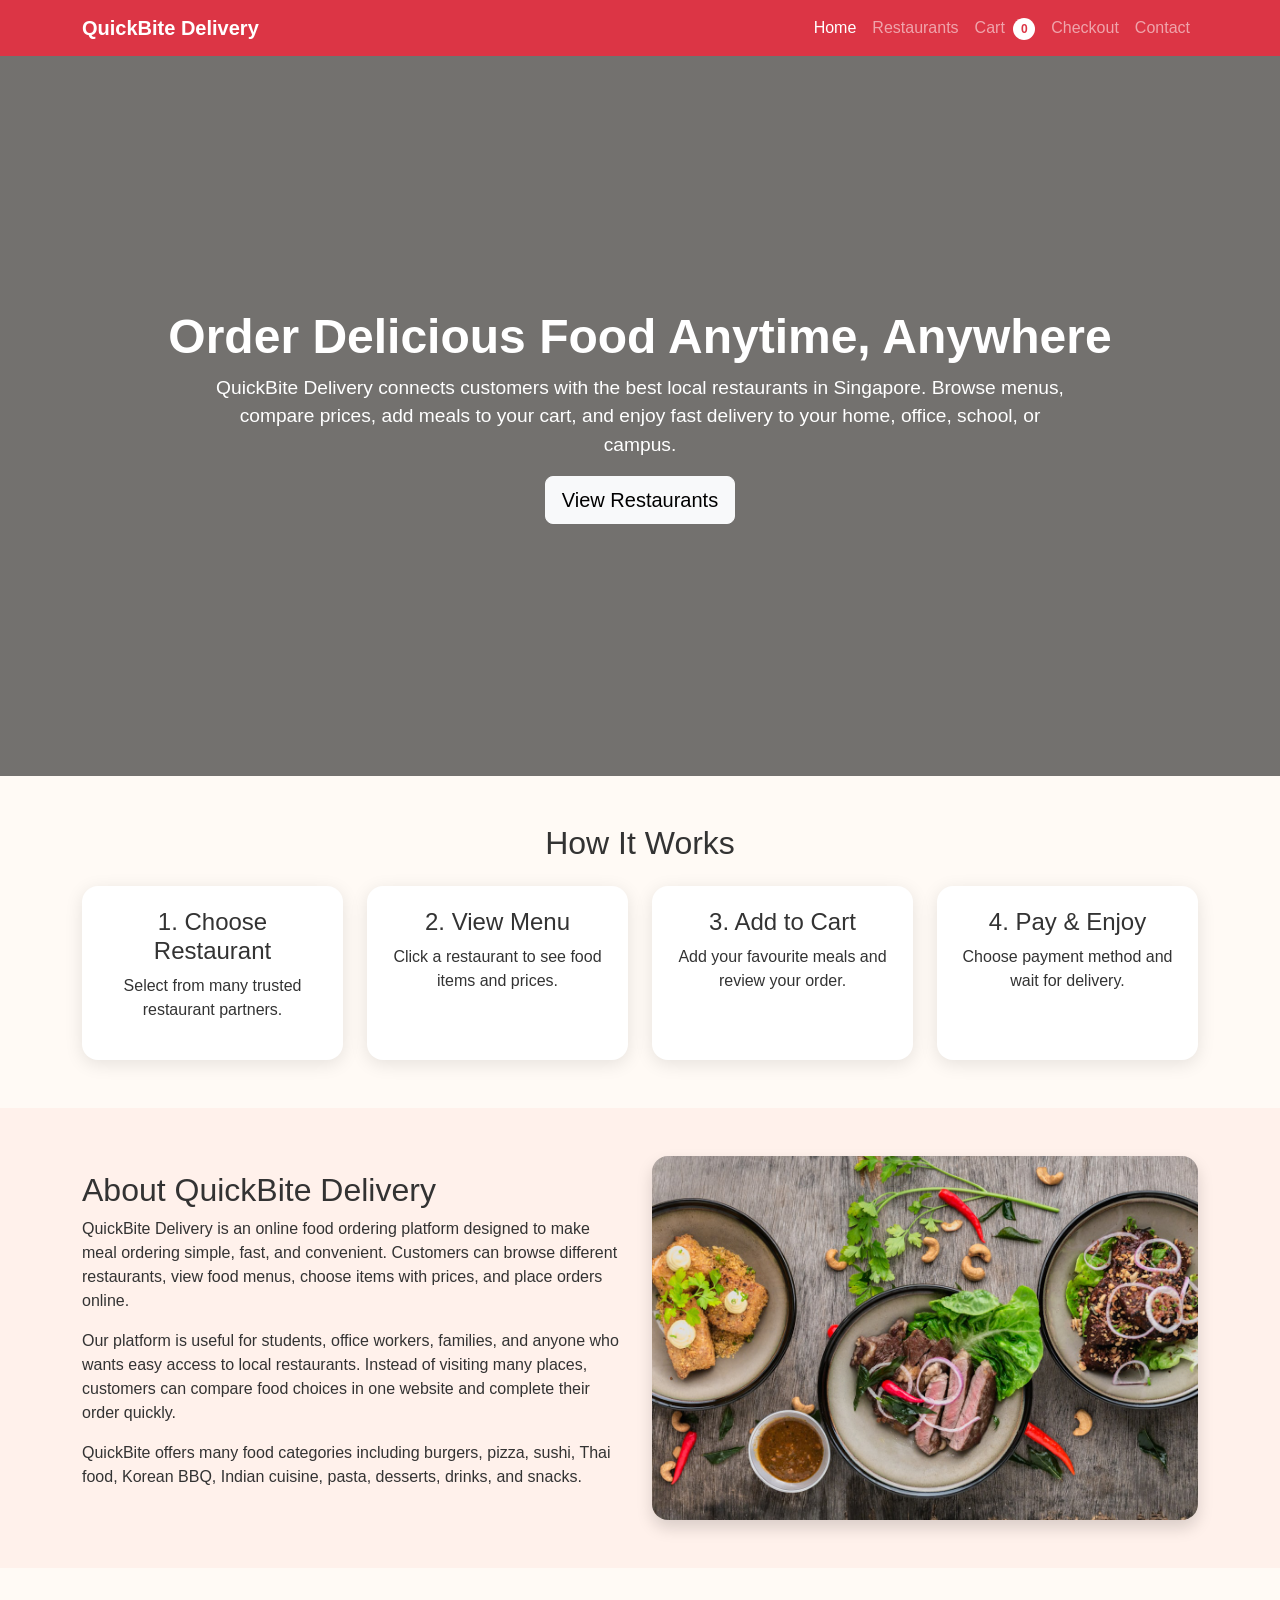
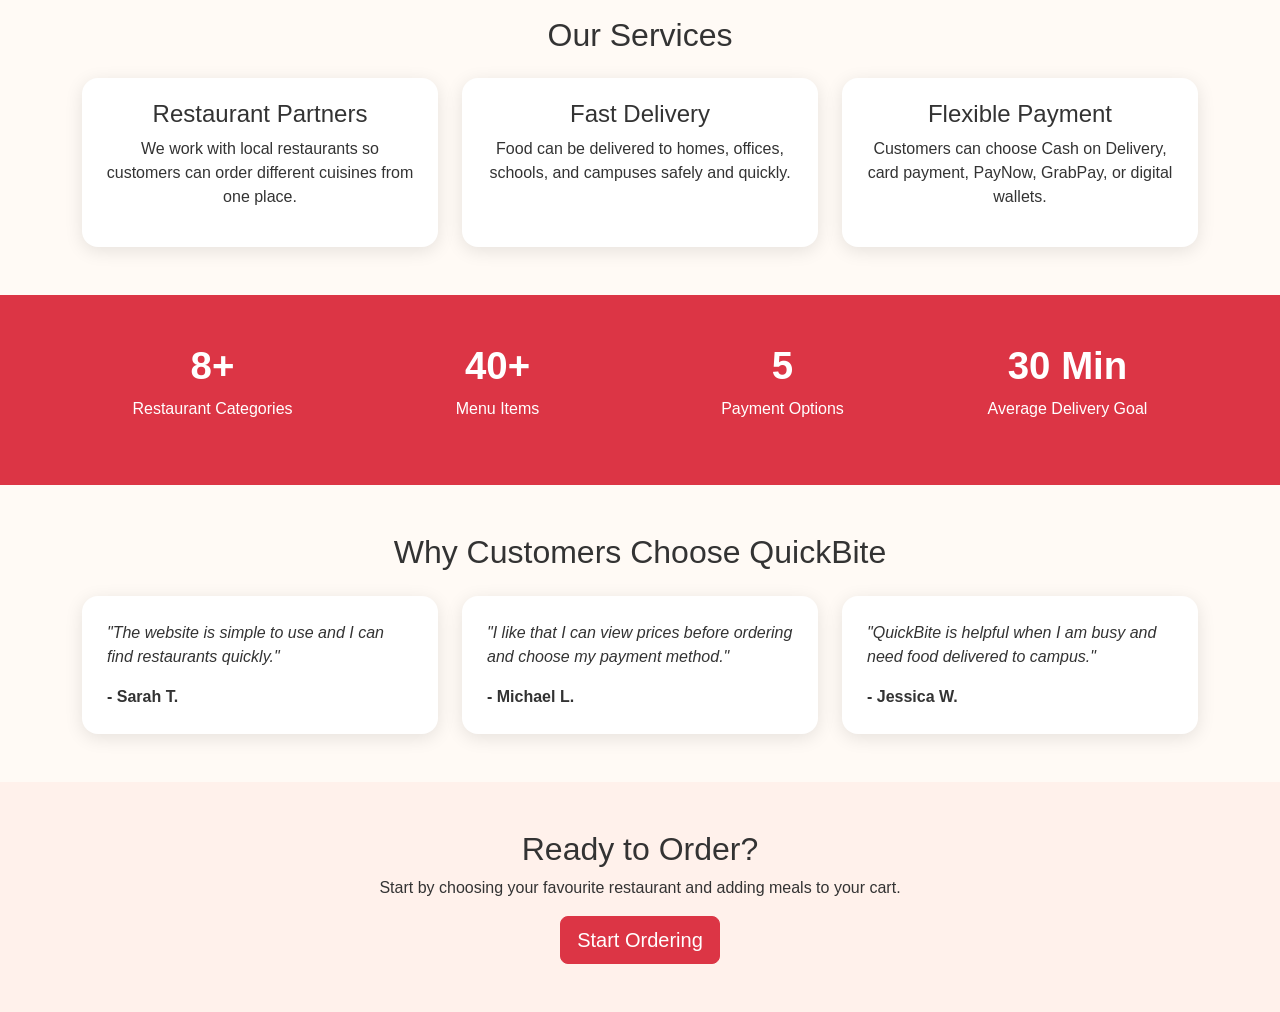
<file: index.html>
<!DOCTYPE html>
<html lang="en">
<head>
  <meta charset="UTF-8">
  <meta name="viewport" content="width=device-width, initial-scale=1.0">
  <title>QuickBite Delivery | Home</title>
  <link href="https://cdn.jsdelivr.net/npm/bootstrap@5.3.3/dist/css/bootstrap.min.css" rel="stylesheet">
  <link rel="stylesheet" href="style.css">
</head>
<body>
<nav class="navbar navbar-expand-lg navbar-dark bg-danger sticky-top">
  <div class="container">
    <a class="navbar-brand fw-bold" href="index.html">QuickBite Delivery</a>
    <button class="navbar-toggler" type="button" data-bs-toggle="collapse" data-bs-target="#navbarNav">
      <span class="navbar-toggler-icon"></span>
    </button>
    <div class="collapse navbar-collapse" id="navbarNav">
      <ul class="navbar-nav ms-auto">
        <li class="nav-item"><a class="nav-link active" href="index.html">Home</a></li>
        <li class="nav-item"><a class="nav-link" href="restaurants.html">Restaurants</a></li>
        <li class="nav-item"><a class="nav-link" href="cart.html">Cart <span id="cartCount" class="cart-count-badge">0</span></a></li>
        <li class="nav-item"><a class="nav-link" href="checkout.html">Checkout</a></li>
        <li class="nav-item"><a class="nav-link" href="contact.html">Contact</a></li>
      </ul>
    </div>
  </div>
</nav>

<header class="hero">
  <div class="container text-center text-white">
    <h1>Order Delicious Food Anytime, Anywhere</h1>
    <p class="hero-text">
      QuickBite Delivery connects customers with the best local restaurants in Singapore.
      Browse menus, compare prices, add meals to your cart, and enjoy fast delivery
      to your home, office, school, or campus.
    </p>
    <a href="restaurants.html" class="btn btn-light btn-lg mt-3">View Restaurants</a>
  </div>
</header>

<section class="container py-5">
  <h2 class="text-center mb-4">How It Works</h2>
  <div class="row g-4 text-center">
    <div class="col-md-3"><div class="info-card"><h4>1. Choose Restaurant</h4><p>Select from many trusted restaurant partners.</p></div></div>
    <div class="col-md-3"><div class="info-card"><h4>2. View Menu</h4><p>Click a restaurant to see food items and prices.</p></div></div>
    <div class="col-md-3"><div class="info-card"><h4>3. Add to Cart</h4><p>Add your favourite meals and review your order.</p></div></div>
    <div class="col-md-3"><div class="info-card"><h4>4. Pay & Enjoy</h4><p>Choose payment method and wait for delivery.</p></div></div>
  </div>
</section>

<section class="about-section py-5">
  <div class="container">
    <div class="row align-items-center g-4">
      <div class="col-md-6">
        <h2>About QuickBite Delivery</h2>
        <p>
          QuickBite Delivery is an online food ordering platform designed to make
          meal ordering simple, fast, and convenient. Customers can browse different
          restaurants, view food menus, choose items with prices, and place orders online.
        </p>
        <p>
          Our platform is useful for students, office workers, families, and anyone
          who wants easy access to local restaurants. Instead of visiting many places,
          customers can compare food choices in one website and complete their order quickly.
        </p>
        <p>
          QuickBite offers many food categories including burgers, pizza, sushi, Thai food,
          Korean BBQ, Indian cuisine, pasta, desserts, drinks, and snacks.
        </p>
      </div>
      <div class="col-md-6">
        <img src="images/Food delivery meals.jpg" class="img-fluid rounded-4 shadow">
      </div>
    </div>
  </div>
</section>

<section class="container py-5">
  <h2 class="text-center mb-4">Our Services</h2>
  <div class="row g-4 text-center">
    <div class="col-md-4">
      <div class="info-card">
        <h4>Restaurant Partners</h4>
        <p>We work with local restaurants so customers can order different cuisines from one place.</p>
      </div>
    </div>
    <div class="col-md-4">
      <div class="info-card">
        <h4>Fast Delivery</h4>
        <p>Food can be delivered to homes, offices, schools, and campuses safely and quickly.</p>
      </div>
    </div>
    <div class="col-md-4">
      <div class="info-card">
        <h4>Flexible Payment</h4>
        <p>Customers can choose Cash on Delivery, card payment, PayNow, GrabPay, or digital wallets.</p>
      </div>
    </div>
  </div>
</section>

<section class="stats-section py-5">
  <div class="container">
    <div class="row text-center g-4">
      <div class="col-md-3"><h2>8+</h2><p>Restaurant Categories</p></div>
      <div class="col-md-3"><h2>40+</h2><p>Menu Items</p></div>
      <div class="col-md-3"><h2>5</h2><p>Payment Options</p></div>
      <div class="col-md-3"><h2>30 Min</h2><p>Average Delivery Goal</p></div>
    </div>
  </div>
</section>

<section class="container py-5">
  <h2 class="text-center mb-4">Why Customers Choose QuickBite</h2>
  <div class="row g-4">
    <div class="col-md-4"><div class="review-card"><p>"The website is simple to use and I can find restaurants quickly."</p><strong>- Sarah T.</strong></div></div>
    <div class="col-md-4"><div class="review-card"><p>"I like that I can view prices before ordering and choose my payment method."</p><strong>- Michael L.</strong></div></div>
    <div class="col-md-4"><div class="review-card"><p>"QuickBite is helpful when I am busy and need food delivered to campus."</p><strong>- Jessica W.</strong></div></div>
  </div>
</section>

<section class="cta-section text-center py-5">
  <div class="container">
    <h2>Ready to Order?</h2>
    <p>Start by choosing your favourite restaurant and adding meals to your cart.</p>
    <a href="restaurants.html" class="btn btn-danger btn-lg">Start Ordering</a>
  </div>
</section>

<script src="https://cdn.jsdelivr.net/npm/bootstrap@5.3.3/dist/js/bootstrap.bundle.min.js"></script>
<script src="script.js"></script>
</body>
</html>
</file>
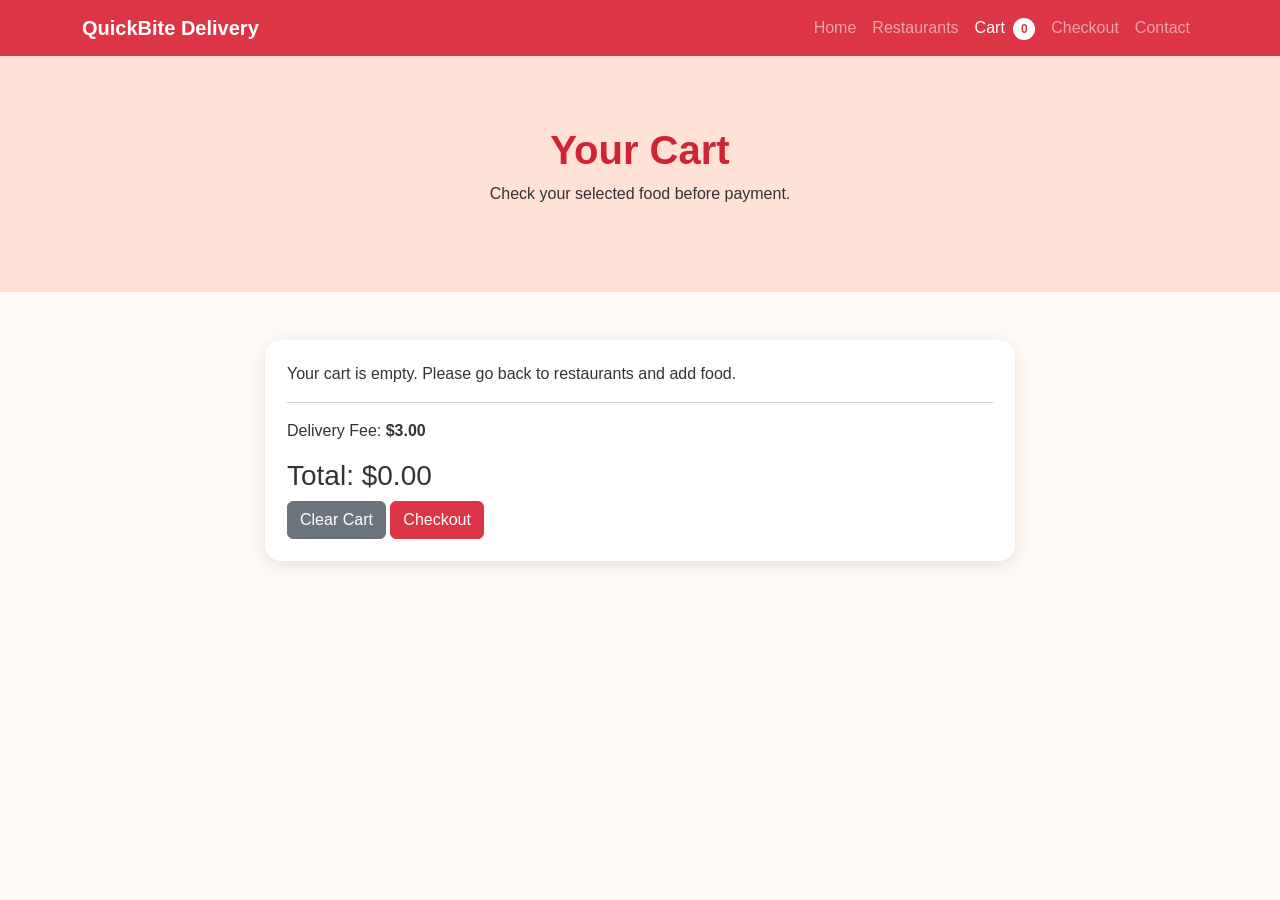
<file: cart.html>
<!DOCTYPE html>
<html lang="en">
<head>
  <meta charset="UTF-8"><meta name="viewport" content="width=device-width, initial-scale=1.0">
  <title>Cart | QuickBite</title>
  <link href="https://cdn.jsdelivr.net/npm/bootstrap@5.3.3/dist/css/bootstrap.min.css" rel="stylesheet">
  <link rel="stylesheet" href="style.css">
</head>
<body onload="displayCart()">
<nav class="navbar navbar-expand-lg navbar-dark bg-danger sticky-top">
  <div class="container">
    <a class="navbar-brand fw-bold" href="index.html">QuickBite Delivery</a>
    <button class="navbar-toggler" type="button" data-bs-toggle="collapse" data-bs-target="#navbarNav">
      <span class="navbar-toggler-icon"></span>
    </button>
    <div class="collapse navbar-collapse" id="navbarNav">
      <ul class="navbar-nav ms-auto">
        <li class="nav-item"><a class="nav-link" href="index.html">Home</a></li>
        <li class="nav-item"><a class="nav-link" href="restaurants.html">Restaurants</a></li>
        <li class="nav-item"><a class="nav-link active" href="cart.html">Cart <span id="cartCount" class="cart-count-badge">0</span></a></li>
        <li class="nav-item"><a class="nav-link" href="checkout.html">Checkout</a></li>
        <li class="nav-item"><a class="nav-link" href="contact.html">Contact</a></li>
      </ul>
    </div>
  </div>
</nav>
<section class="page-header">
  <h1>Your Cart</h1>
  <p>Check your selected food before payment.</p>
</section>

<main class="container py-5">
  <div class="cart-box">
    <div id="cartItems"></div>
    <hr>
    <p>Delivery Fee: <strong>$3.00</strong></p>
    <h3>Total: $<span id="cartTotal">0.00</span></h3>
    <button class="btn btn-secondary" onclick="clearCart()">Clear Cart</button>
    <a href="checkout.html" class="btn btn-danger">Checkout</a>
  </div>
</main>
<script src="https://cdn.jsdelivr.net/npm/bootstrap@5.3.3/dist/js/bootstrap.bundle.min.js"></script>
<script src="script.js"></script>
</body>
</html>
</file>
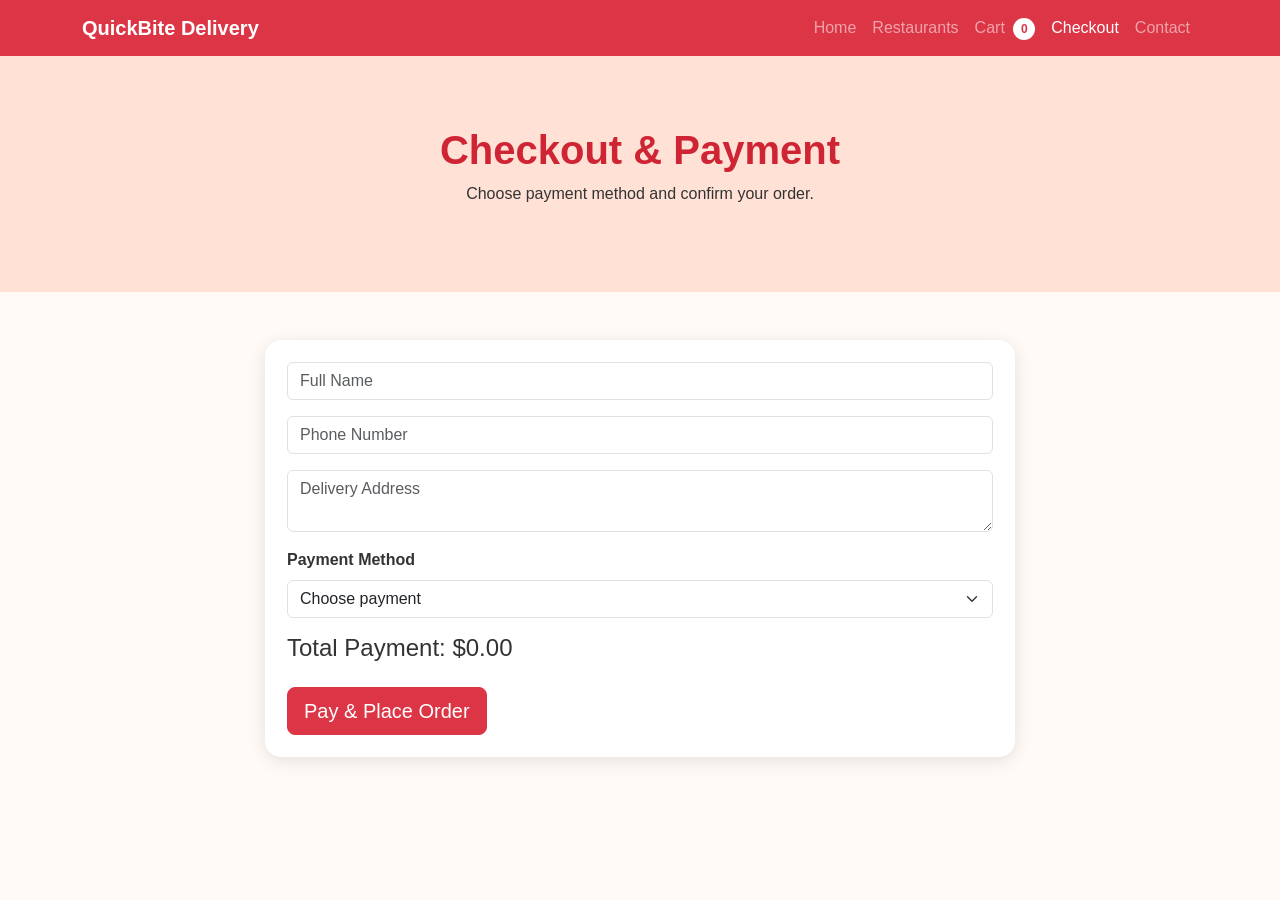
<file: checkout.html>
<!DOCTYPE html>
<html lang="en">
<head>
  <meta charset="UTF-8"><meta name="viewport" content="width=device-width, initial-scale=1.0">
  <title>Checkout | QuickBite</title>
  <link href="https://cdn.jsdelivr.net/npm/bootstrap@5.3.3/dist/css/bootstrap.min.css" rel="stylesheet">
  <link rel="stylesheet" href="style.css">
</head>
<body onload="displayCheckoutTotal()">
<nav class="navbar navbar-expand-lg navbar-dark bg-danger sticky-top">
  <div class="container">
    <a class="navbar-brand fw-bold" href="index.html">QuickBite Delivery</a>
    <button class="navbar-toggler" type="button" data-bs-toggle="collapse" data-bs-target="#navbarNav">
      <span class="navbar-toggler-icon"></span>
    </button>
    <div class="collapse navbar-collapse" id="navbarNav">
      <ul class="navbar-nav ms-auto">
        <li class="nav-item"><a class="nav-link" href="index.html">Home</a></li>
        <li class="nav-item"><a class="nav-link" href="restaurants.html">Restaurants</a></li>
        <li class="nav-item"><a class="nav-link" href="cart.html">Cart <span id="cartCount" class="cart-count-badge">0</span></a></li>
        <li class="nav-item"><a class="nav-link active" href="checkout.html">Checkout</a></li>
        <li class="nav-item"><a class="nav-link" href="contact.html">Contact</a></li>
      </ul>
    </div>
  </div>
</nav>
<section class="page-header">
  <h1>Checkout & Payment</h1>
  <p>Choose payment method and confirm your order.</p>
</section>

<main class="container py-5">
  <form class="checkout-form" onsubmit="placeOrder(event)">
    <input type="text" class="form-control mb-3" placeholder="Full Name" required>
    <input type="tel" class="form-control mb-3" placeholder="Phone Number" required>
    <textarea class="form-control mb-3" placeholder="Delivery Address" required></textarea>

    <label class="fw-bold mb-2">Payment Method</label>
    <select class="form-select mb-3" required>
      <option value="">Choose payment</option>
      <option>Cash on Delivery</option>
      <option>Credit / Debit Card</option>
      <option>PayNow</option>
      <option>GrabPay</option>
      <option>Apple Pay / Google Pay</option>
    </select>

    <h4>Total Payment: $<span id="checkoutTotal">0.00</span></h4>
    <button class="btn btn-danger btn-lg mt-3">Pay & Place Order</button>
  </form>
</main>
<script src="https://cdn.jsdelivr.net/npm/bootstrap@5.3.3/dist/js/bootstrap.bundle.min.js"></script>
<script src="script.js"></script>
</body>
</html>
</file>
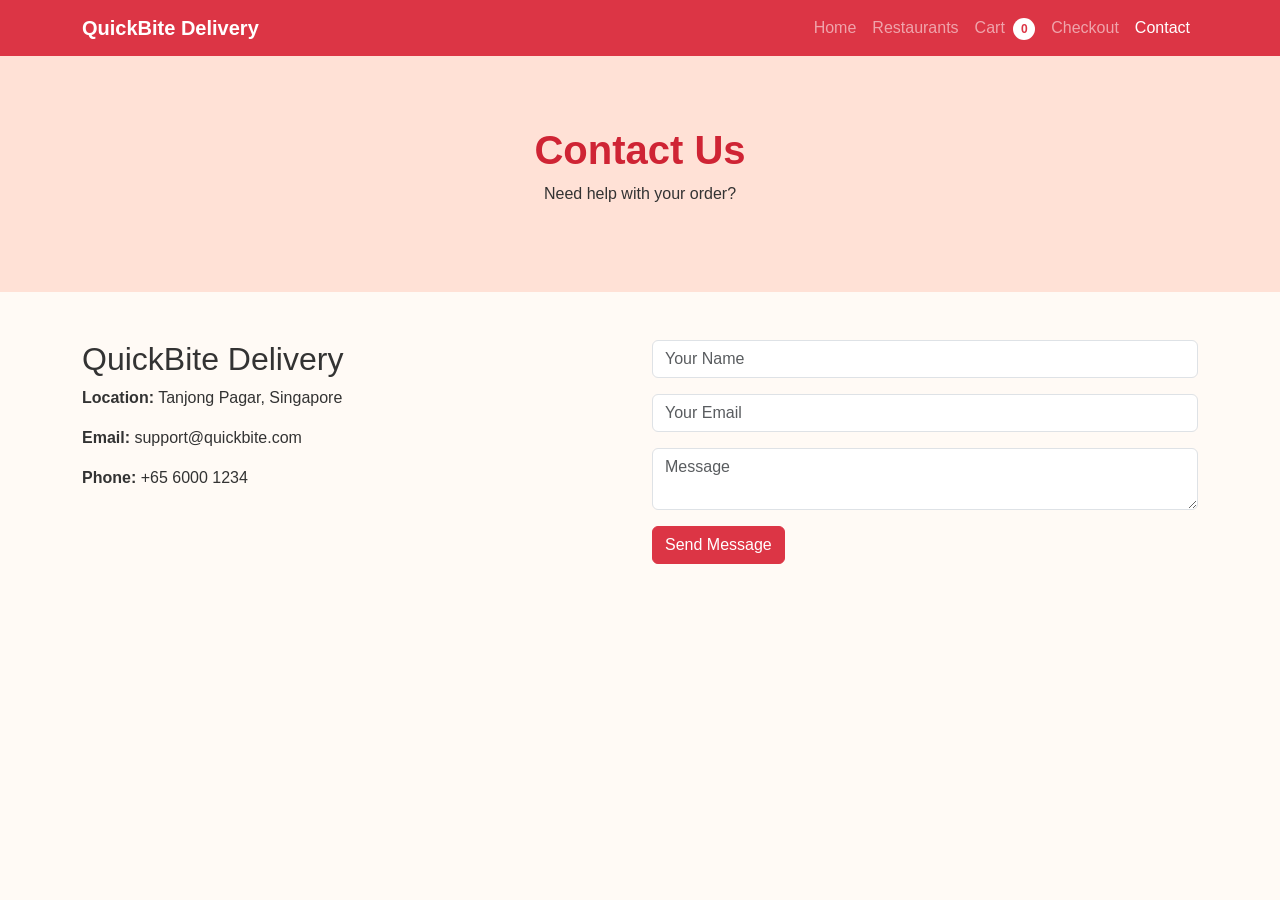
<file: contact.html>
<!DOCTYPE html>
<html lang="en">
<head>
  <meta charset="UTF-8"><meta name="viewport" content="width=device-width, initial-scale=1.0">
  <title>Contact | QuickBite</title>
  <link href="https://cdn.jsdelivr.net/npm/bootstrap@5.3.3/dist/css/bootstrap.min.css" rel="stylesheet">
  <link rel="stylesheet" href="style.css">
</head>
<body>
<nav class="navbar navbar-expand-lg navbar-dark bg-danger sticky-top">
  <div class="container">
    <a class="navbar-brand fw-bold" href="index.html">QuickBite Delivery</a>
    <button class="navbar-toggler" type="button" data-bs-toggle="collapse" data-bs-target="#navbarNav">
      <span class="navbar-toggler-icon"></span>
    </button>
    <div class="collapse navbar-collapse" id="navbarNav">
      <ul class="navbar-nav ms-auto">
        <li class="nav-item"><a class="nav-link" href="index.html">Home</a></li>
        <li class="nav-item"><a class="nav-link" href="restaurants.html">Restaurants</a></li>
        <li class="nav-item"><a class="nav-link" href="cart.html">Cart <span id="cartCount" class="cart-count-badge">0</span></a></li>
        <li class="nav-item"><a class="nav-link" href="checkout.html">Checkout</a></li>
        <li class="nav-item"><a class="nav-link active" href="contact.html">Contact</a></li>
      </ul>
    </div>
  </div>
</nav>
<section class="page-header"><h1>Contact Us</h1><p>Need help with your order?</p></section>
<main class="container py-5">
  <div class="row g-4">
    <div class="col-md-6">
      <h2>QuickBite Delivery</h2>
      <p><strong>Location:</strong> Tanjong Pagar, Singapore</p>
      <p><strong>Email:</strong> support@quickbite.com</p>
      <p><strong>Phone:</strong> +65 6000 1234</p>
    </div>
    <div class="col-md-6">
      <input class="form-control mb-3" placeholder="Your Name">
      <input class="form-control mb-3" placeholder="Your Email">
      <textarea class="form-control mb-3" placeholder="Message"></textarea>
      <button class="btn btn-danger">Send Message</button>
    </div>
  </div>
</main>
<script src="https://cdn.jsdelivr.net/npm/bootstrap@5.3.3/dist/js/bootstrap.bundle.min.js"></script>
</body>
</html>
</file>
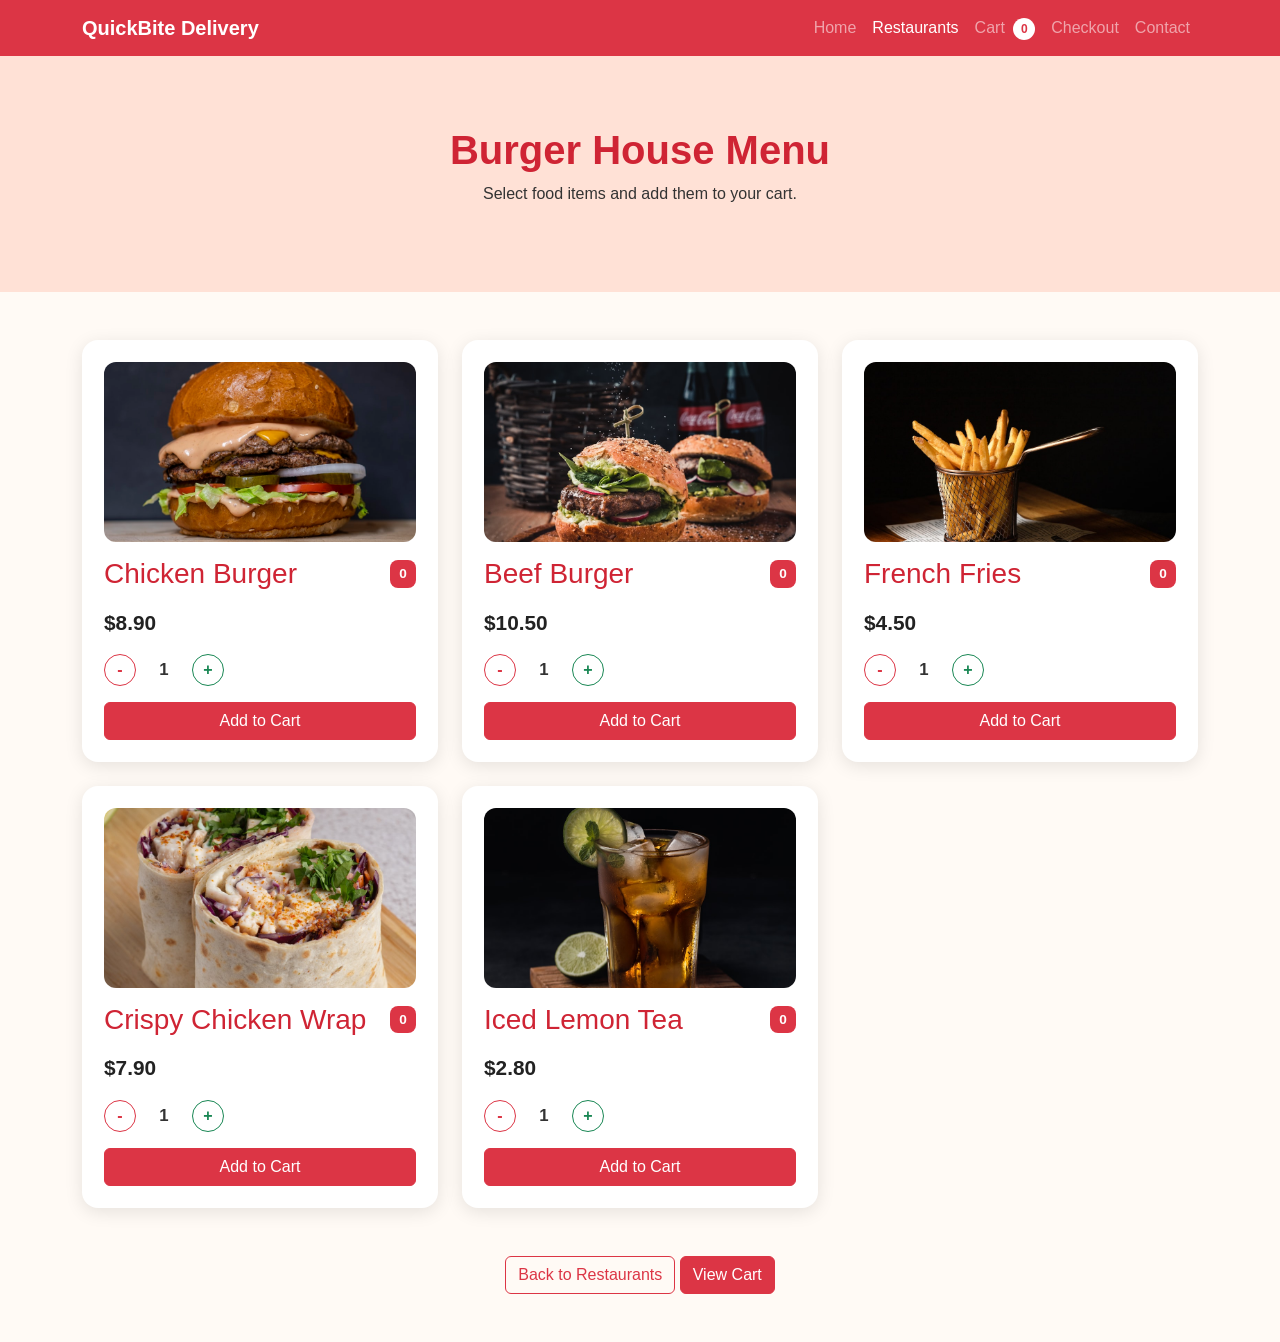
<file: menu.html>
<!DOCTYPE html>
<html lang="en">
<head>
  <meta charset="UTF-8"><meta name="viewport" content="width=device-width, initial-scale=1.0">
  <title>Menu | QuickBite</title>
  <link href="https://cdn.jsdelivr.net/npm/bootstrap@5.3.3/dist/css/bootstrap.min.css" rel="stylesheet">
  <link rel="stylesheet" href="style.css">
</head>
<body onload="loadMenu()">
<nav class="navbar navbar-expand-lg navbar-dark bg-danger sticky-top">
  <div class="container">
    <a class="navbar-brand fw-bold" href="index.html">QuickBite Delivery</a>
    <button class="navbar-toggler" type="button" data-bs-toggle="collapse" data-bs-target="#navbarNav">
      <span class="navbar-toggler-icon"></span>
    </button>
    <div class="collapse navbar-collapse" id="navbarNav">
      <ul class="navbar-nav ms-auto">
        <li class="nav-item"><a class="nav-link" href="index.html">Home</a></li>
        <li class="nav-item"><a class="nav-link active" href="restaurants.html">Restaurants</a></li>
        <li class="nav-item"><a class="nav-link" href="cart.html">Cart <span id="cartCount" class="cart-count-badge">0</span></a></li>
        <li class="nav-item"><a class="nav-link" href="checkout.html">Checkout</a></li>
        <li class="nav-item"><a class="nav-link" href="contact.html">Contact</a></li>
      </ul>
    </div>
  </div>
</nav>
<section class="page-header">
  <h1 id="restaurantName">Restaurant Menu</h1>
  <p>Select food items and add them to your cart.</p>
</section>

<main class="container py-5">
  <div id="cartMessage" class="alert alert-success text-center d-none"></div>
  <div id="menuList" class="row g-4"></div>
  <div class="text-center mt-5">
    <a href="restaurants.html" class="btn btn-outline-danger">Back to Restaurants</a>
    <a href="cart.html" class="btn btn-danger">View Cart</a>
  </div>
</main>
<script src="https://cdn.jsdelivr.net/npm/bootstrap@5.3.3/dist/js/bootstrap.bundle.min.js"></script>
<script src="script.js"></script>
</body>
</html>
</file>
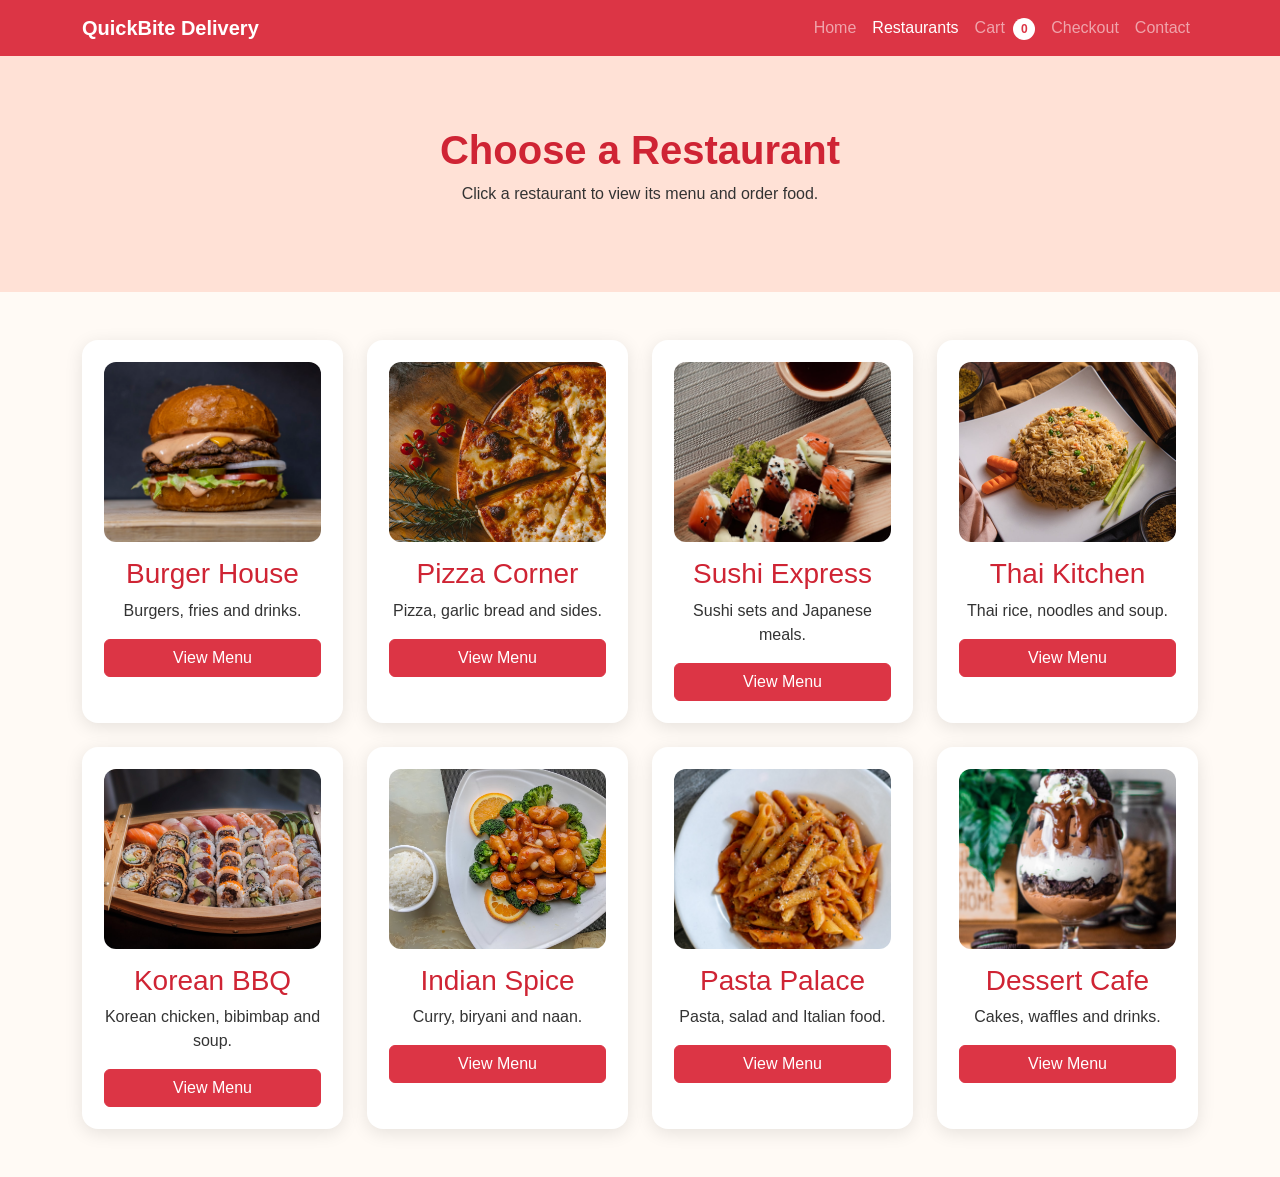
<file: restaurants.html>
<!DOCTYPE html>
<html lang="en">
<head>
  <meta charset="UTF-8"><meta name="viewport" content="width=device-width, initial-scale=1.0">
  <title>Restaurants | QuickBite</title>
  <link href="https://cdn.jsdelivr.net/npm/bootstrap@5.3.3/dist/css/bootstrap.min.css" rel="stylesheet">
  <link rel="stylesheet" href="style.css">
</head>
<body>
<nav class="navbar navbar-expand-lg navbar-dark bg-danger sticky-top">
  <div class="container">
    <a class="navbar-brand fw-bold" href="index.html">QuickBite Delivery</a>
    <button class="navbar-toggler" type="button" data-bs-toggle="collapse" data-bs-target="#navbarNav">
      <span class="navbar-toggler-icon"></span>
    </button>
    <div class="collapse navbar-collapse" id="navbarNav">
      <ul class="navbar-nav ms-auto">
        <li class="nav-item"><a class="nav-link" href="index.html">Home</a></li>
        <li class="nav-item"><a class="nav-link active" href="restaurants.html">Restaurants</a></li>
        <li class="nav-item"><a class="nav-link" href="cart.html">Cart <span id="cartCount" class="cart-count-badge">0</span></a></li>
        <li class="nav-item"><a class="nav-link" href="checkout.html">Checkout</a></li>
        <li class="nav-item"><a class="nav-link" href="contact.html">Contact</a></li>
      </ul>
    </div>
  </div>
</nav>
<section class="page-header">
  <h1>Choose a Restaurant</h1>
  <p>Click a restaurant to view its menu and order food.</p>
</section>

<main class="container py-5">
  <div class="row g-4">

    <div class="col-md-3">
      <div class="restaurant-card">
        <img src="images/Burger House.jpg">
        <h3>Burger House</h3><p>Burgers, fries and drinks.</p>
        <a href="menu.html?restaurant=burger" class="btn btn-danger w-100">View Menu</a>
      </div>
    </div>
    <div class="col-md-3">
      <div class="restaurant-card">
        <img src="images/Pizza Corner.jpg">
        <h3>Pizza Corner</h3><p>Pizza, garlic bread and sides.</p>
        <a href="menu.html?restaurant=pizza" class="btn btn-danger w-100">View Menu</a>
      </div>
    </div>
    <div class="col-md-3">
      <div class="restaurant-card">
        <img src="images/Sushi Express.jpg">
        <h3>Sushi Express</h3><p>Sushi sets and Japanese meals.</p>
        <a href="menu.html?restaurant=sushi" class="btn btn-danger w-100">View Menu</a>
      </div>
    </div>
    <div class="col-md-3">
      <div class="restaurant-card">
        <img src="images/Thai Chicken House.jpg">
        <h3>Thai Kitchen</h3><p>Thai rice, noodles and soup.</p>
        <a href="menu.html?restaurant=thai" class="btn btn-danger w-100">View Menu</a>
      </div>
    </div>
    <div class="col-md-3">
      <div class="restaurant-card">
        <img src="images/Korean Rolls.jpg">
        <h3>Korean BBQ</h3><p>Korean chicken, bibimbap and soup.</p>
        <a href="menu.html?restaurant=korean" class="btn btn-danger w-100">View Menu</a>
      </div>
    </div>
    <div class="col-md-3">
      <div class="restaurant-card">
        <img src="images/Indian Spice.jpg">
        <h3>Indian Spice</h3><p>Curry, biryani and naan.</p>
        <a href="menu.html?restaurant=indian" class="btn btn-danger w-100">View Menu</a>
      </div>
    </div>
    <div class="col-md-3">
      <div class="restaurant-card">
        <img src="images/Pasta Palace.jpg">
        <h3>Pasta Palace</h3><p>Pasta, salad and Italian food.</p>
        <a href="menu.html?restaurant=pasta" class="btn btn-danger w-100">View Menu</a>
      </div>
    </div>
    <div class="col-md-3">
      <div class="restaurant-card">
        <img src="images/Dessert Cafe.jpg">
        <h3>Dessert Cafe</h3><p>Cakes, waffles and drinks.</p>
        <a href="menu.html?restaurant=dessert" class="btn btn-danger w-100">View Menu</a>
      </div>
    </div>

  </div>
</main>
<script src="https://cdn.jsdelivr.net/npm/bootstrap@5.3.3/dist/js/bootstrap.bundle.min.js"></script>
<script src="script.js"></script>
</body>
</html>
</file>
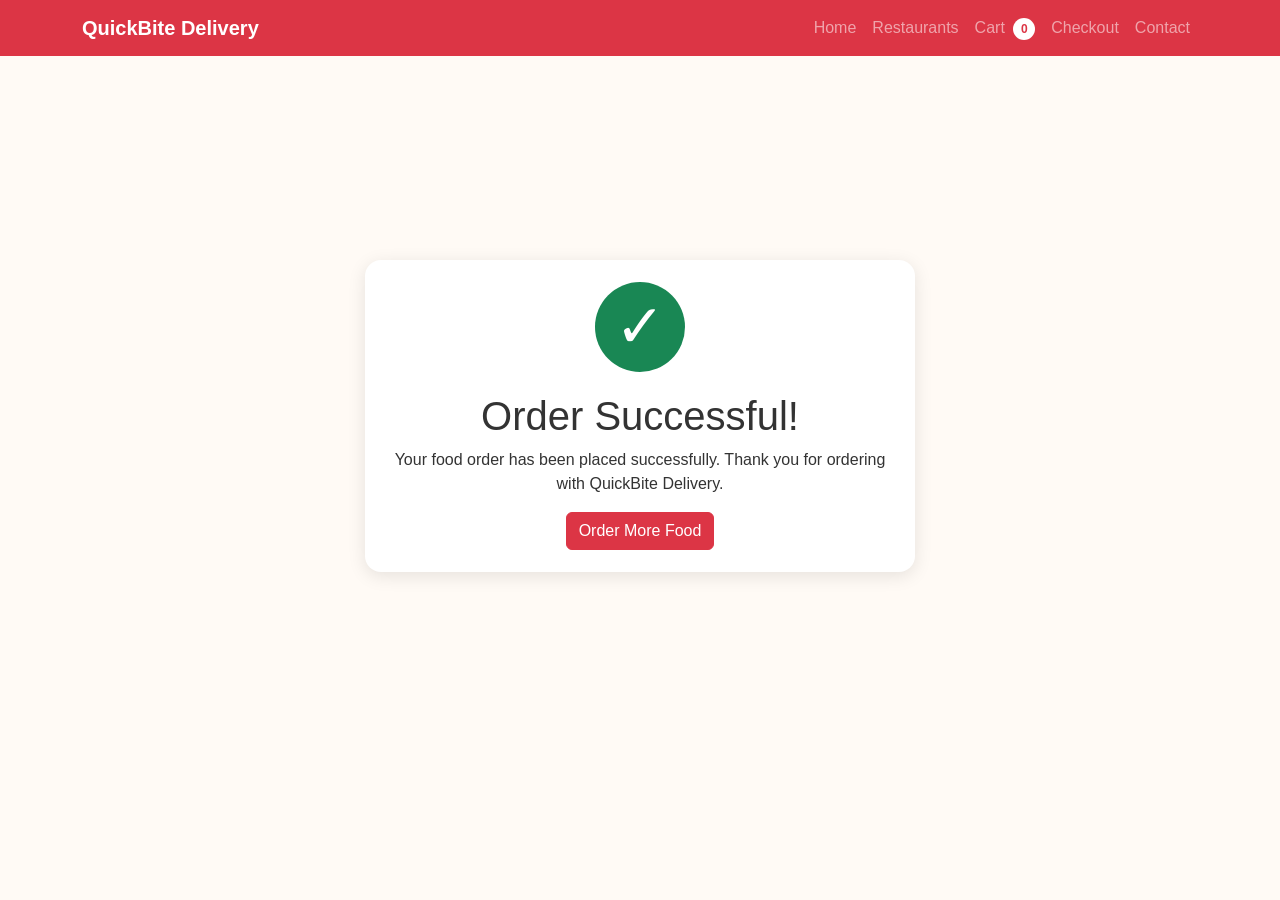
<file: success.html>
<!DOCTYPE html>
<html lang="en">
<head>
  <meta charset="UTF-8"><meta name="viewport" content="width=device-width, initial-scale=1.0">
  <title>Order Successful | QuickBite</title>
  <link href="https://cdn.jsdelivr.net/npm/bootstrap@5.3.3/dist/css/bootstrap.min.css" rel="stylesheet">
  <link rel="stylesheet" href="style.css">
</head>
<body>
<nav class="navbar navbar-expand-lg navbar-dark bg-danger sticky-top">
  <div class="container">
    <a class="navbar-brand fw-bold" href="index.html">QuickBite Delivery</a>
    <button class="navbar-toggler" type="button" data-bs-toggle="collapse" data-bs-target="#navbarNav">
      <span class="navbar-toggler-icon"></span>
    </button>
    <div class="collapse navbar-collapse" id="navbarNav">
      <ul class="navbar-nav ms-auto">
        <li class="nav-item"><a class="nav-link" href="index.html">Home</a></li>
        <li class="nav-item"><a class="nav-link" href="restaurants.html">Restaurants</a></li>
        <li class="nav-item"><a class="nav-link" href="cart.html">Cart <span id="cartCount" class="cart-count-badge">0</span></a></li>
        <li class="nav-item"><a class="nav-link" href="checkout.html">Checkout</a></li>
        <li class="nav-item"><a class="nav-link" href="contact.html">Contact</a></li>
      </ul>
    </div>
  </div>
</nav>
<main class="success-page">
  <div class="success-card">
    <div class="success-icon">✓</div>
    <h1>Order Successful!</h1>
    <p>Your food order has been placed successfully. Thank you for ordering with QuickBite Delivery.</p>
    <a href="restaurants.html" class="btn btn-danger">Order More Food</a>
  </div>
</main>
<script src="https://cdn.jsdelivr.net/npm/bootstrap@5.3.3/dist/js/bootstrap.bundle.min.js"></script>
</body>
</html>
</file>
<file: style.css>
body{font-family:Arial,sans-serif;background:#fffaf5;color:#333}.hero{min-height:80vh;background:linear-gradient(rgba(0,0,0,.55),rgba(0,0,0,.55)),url('https://images.unsplash.com/photo-1504674900247-0877df9cc836?auto=format&fit=crop&w=1600&q=80');background-size:cover;background-position:center;display:flex;align-items:center}.hero h1{font-size:3rem;font-weight:700}.page-header{background:#ffe1d6;text-align:center;padding:70px 20px}.page-header h1{color:#cf2434;font-weight:700}.info-card,.restaurant-card,.food-card,.cart-box,.checkout-form,.success-card{background:white;border-radius:16px;box-shadow:0 4px 18px rgba(0,0,0,.1);padding:22px}.restaurant-card{height:100%;text-align:center}.restaurant-card img,.food-card img{width:100%;height:180px;object-fit:cover;border-radius:12px;margin-bottom:15px}.restaurant-card h3,.food-card h3{color:#cf2434}.food-card{height:100%}.food-price{font-size:1.3rem;font-weight:700;color:#222}.cart-box,.checkout-form{max-width:750px;margin:auto}.cart-row{display:flex;justify-content:space-between;border-bottom:1px solid #eee;padding:12px 0}.footer{background:#212529;color:white;text-align:center;padding:20px;margin-top:40px}.success-page{min-height:80vh;display:flex;align-items:center;justify-content:center;padding:30px}.success-card{text-align:center;max-width:550px}.success-icon{width:90px;height:90px;border-radius:50%;background:#198754;color:white;font-size:60px;line-height:90px;margin:0 auto 20px}@media(max-width:768px){.hero h1{font-size:2rem}.cart-row{flex-direction:column}}
.hero-text{max-width:850px;margin:auto;font-size:1.2rem}.about-section,.cta-section{background:#fff1eb}.stats-section{background:#dc3545;color:white}.stats-section h2{font-size:2.4rem;font-weight:700}.review-card{background:white;border-radius:16px;box-shadow:0 4px 18px rgba(0,0,0,.1);padding:25px;height:100%}.review-card p{font-style:italic}.info-card{height:100%}

.cart-count-badge{display:inline-flex;align-items:center;justify-content:center;min-width:22px;height:22px;margin-left:4px;padding:0 7px;border-radius:999px;background:white;color:#dc3545;font-size:.75rem;font-weight:700}.nav-link.active .cart-count-badge{background:#fff;color:#dc3545}

.menu-card-badge{min-width:26px;padding:7px 9px;border-radius:8px;font-size:.85rem}.menu-quantity-control{display:flex;align-items:center;gap:16px;margin-top:8px}.menu-qty-btn{width:32px;height:32px;border-radius:50%;background:white;font-weight:700;line-height:1}.menu-qty-btn.minus{border:1px solid #dc3545;color:#dc3545}.menu-qty-btn.plus{border:1px solid #198754;color:#198754}.menu-qty-number{min-width:24px;text-align:center;font-weight:700;font-size:1.05rem}
</file>
